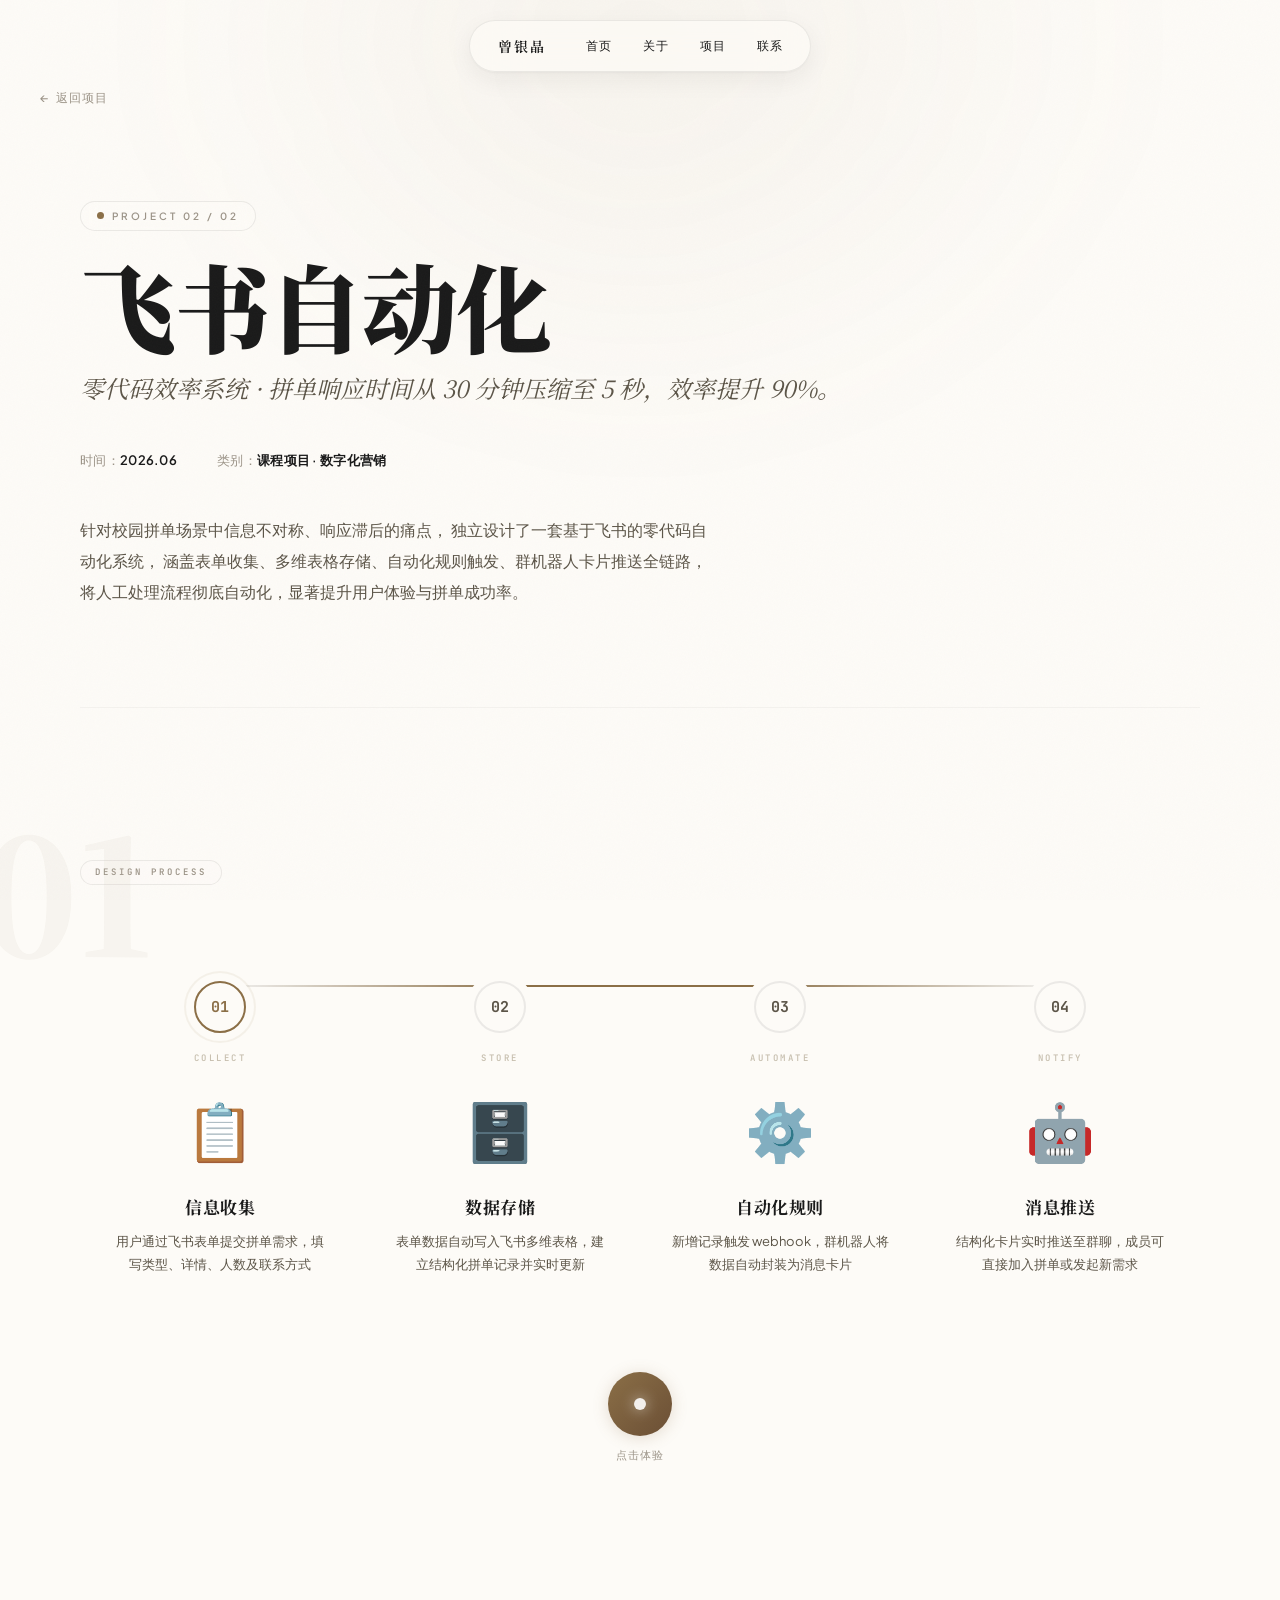
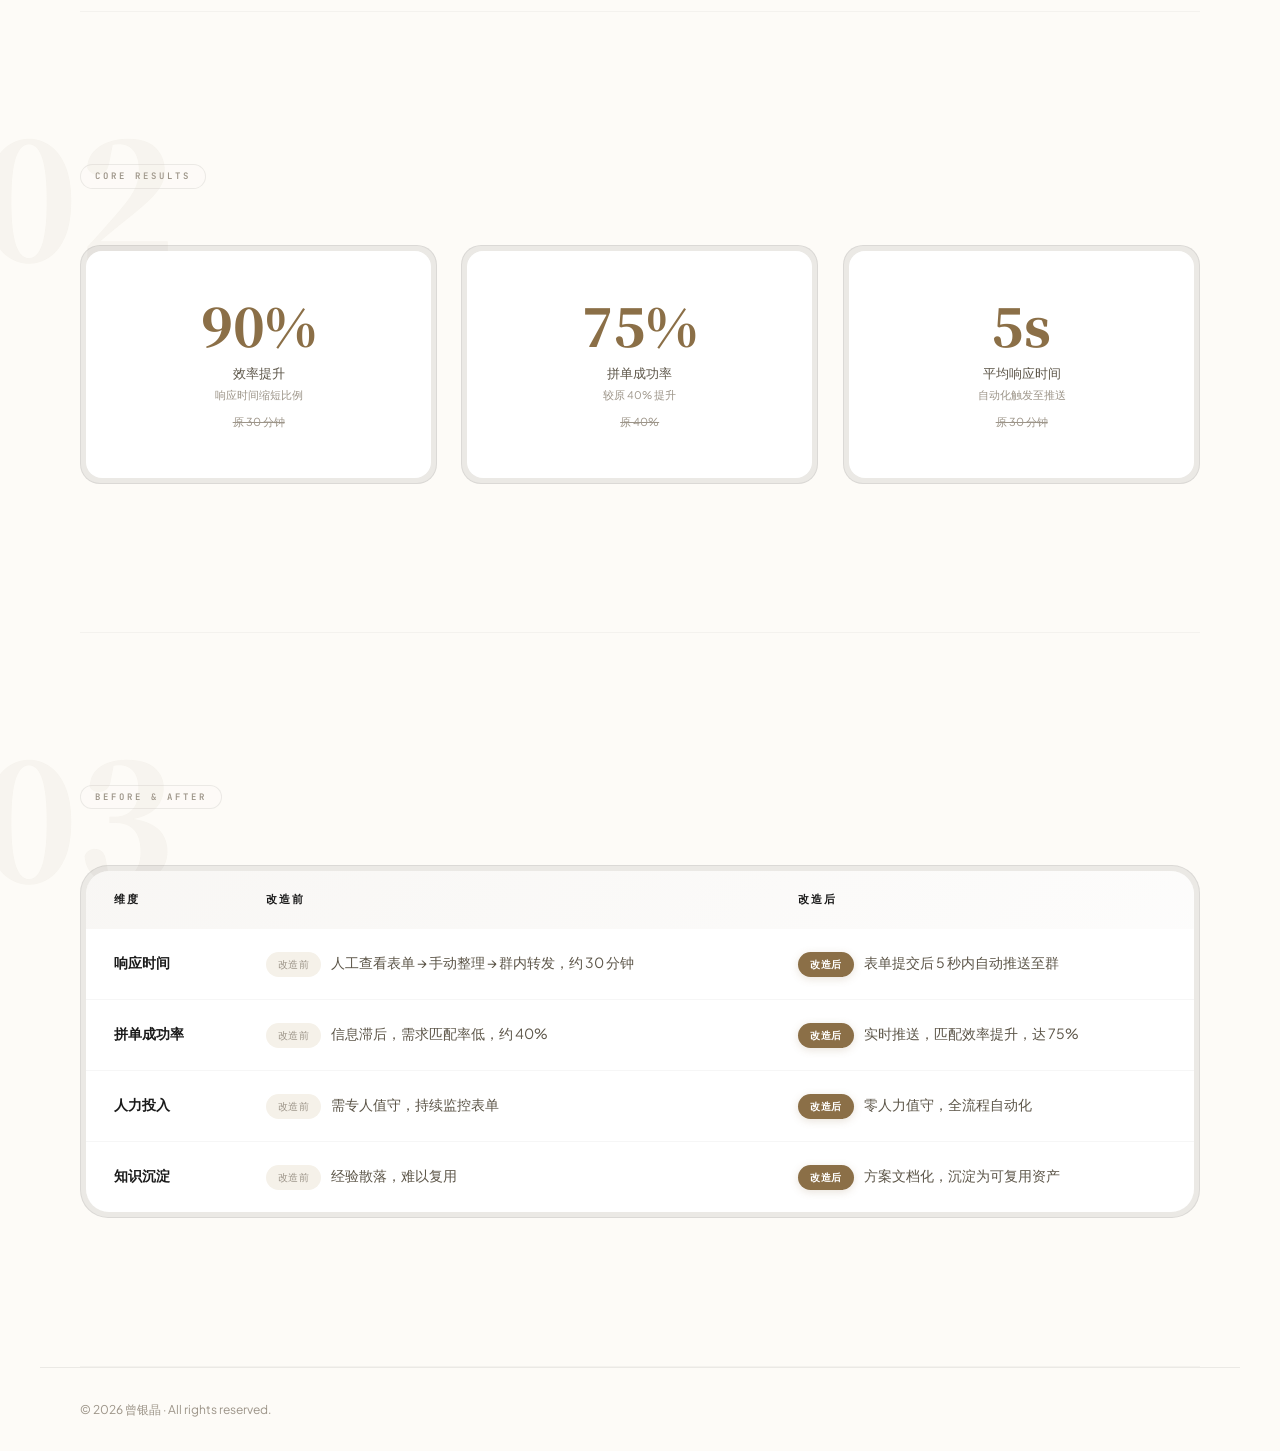
<file: feishu-project.html>
<!DOCTYPE html>
<html lang="zh-CN">
<head>
  <meta charset="UTF-8">
  <meta name="viewport" content="width=device-width, initial-scale=1.0">
  <meta http-equiv="Cache-Control" content="no-cache, no-store, must-revalidate">
  <meta http-equiv="Pragma" content="no-cache">
  <meta http-equiv="Expires" content="0">
  <title>飞书自动化 · 拼单效率提升 90% — 曾银晶</title>
  <meta name="description" content="飞书自动化项目 — 零代码系统设计方案，拼单效率提升 90%">
  <link rel="preconnect" href="https://fonts.googleapis.com">
  <link href="https://fonts.googleapis.com/css2?family=Plus+Jakarta+Sans:wght@300;400;500;600;700&family=Noto+Serif+SC:wght@400;600;700;900&family=JetBrains+Mono:wght@400;500&display=swap" rel="stylesheet">
  <style>
    *, *::before, *::after { margin: 0; padding: 0; box-sizing: border-box; }

    :root {
      --bg-primary: #FDFBF7;
      --bg-secondary: #F5F1E9;
      --text-dark: #1A1A1A;
      --text-medium: #5C5548;
      --text-light: #9C9488;
      --text-faint: #C8C0B0;
      --accent: #8B6F47;
      --accent-soft: rgba(139,111,71,0.08);
      --border: rgba(26,26,26,0.08);
      --border-hover: rgba(26,26,26,0.18);
      --font-serif: 'Noto Serif SC', serif;
      --font-sans: 'Plus Jakarta Sans', -apple-system, BlinkMacSystemFont, sans-serif;
      --font-mono: 'JetBrains Mono', monospace;
      --radius-sm: 14px;
      --radius-md: 20px;
      --radius-lg: 28px;
      --radius-pill: 100px;
      --ease-lux: cubic-bezier(0.32,0.72,0,1);
      --ease-expo: cubic-bezier(0.16,1,0.3,1);
      --ease-spring: cubic-bezier(0.23,1,0.32,1);
    }

    html { scroll-behavior: smooth; font-size: 16px; }
    body {
      font-family: var(--font-sans); background: var(--bg-primary); color: var(--text-dark);
      line-height: 1.6; overflow-x: hidden; -webkit-font-smoothing: antialiased;
      position: relative;
    }
    /* Fiber noise overlay */
    body::after {
      content: ''; position: fixed; inset: 0; z-index: 50; pointer-events: none;
      opacity: 0.025;
      background-image: url("data:image/svg+xml,%3Csvg viewBox='0 0 256 256' xmlns='http://www.w3.org/2000/svg'%3E%3Cfilter id='n'%3E%3CfeTurbulence type='fractalNoise' baseFrequency='0.75' numOctaves='4' stitchTiles='stitch'/%3E%3C/filter%3E%3Crect width='100%25' height='100%25' filter='url(%23n)'/%3E%3C/svg%3E");
      background-size: 256px 256px;
    }
    /* Radial ambient glow */
    body::before {
      content: ''; position: fixed; top: -40%; left: 50%; transform: translateX(-50%);
      width: 1000px; height: 800px; z-index: 0; pointer-events: none;
      background: radial-gradient(ellipse at center, rgba(139,111,71,0.06) 0%, transparent 70%);
      filter: blur(80px);
    }

    a { color: inherit; text-decoration: none; transition: opacity 0.4s var(--ease-lux); }
    a:hover { opacity: 0.6; }

    /* ============ SCROLL PROGRESS ============ */
    .scroll-progress {
      position: fixed; top: 0; left: 0; right: 0; height: 2px;
      background: var(--text-dark); transform-origin: left;
      transform: scaleX(0); z-index: 2000;
      transition: transform 100ms linear;
    }

    /* ============ NAVIGATION — Floating Glass Pill (Detached) ============ */
    .navbar {
      position: fixed;
      top: 20px; left: 50%;
      transform: translateX(-50%);
      z-index: 1000;
      background: rgba(253, 251, 247, 0.72);
      backdrop-filter: blur(24px) saturate(180%);
      -webkit-backdrop-filter: blur(24px) saturate(180%);
      border: 1px solid var(--border);
      border-radius: var(--radius-pill);
      padding: 10px 28px;
      height: 52px;
      display: flex; align-items: center; justify-content: space-between;
      gap: 40px;
      box-shadow: 0 1px 2px rgba(26,26,26,0.03), 0 8px 24px rgba(26,26,26,0.06);
      transition: all 0.6s var(--ease-lux);
    }
    .navbar.scrolled {
      top: 12px;
      background: rgba(253, 251, 247, 0.88);
      box-shadow: 0 1px 2px rgba(26,26,26,0.04), 0 12px 36px rgba(26,26,26,0.08);
    }

    .nav-logo {
      font-family: var(--font-serif);
      font-size: 14px; font-weight: 600;
      letter-spacing: 2px; text-transform: uppercase;
      white-space: nowrap;
    }

    .nav-links { display: flex; gap: 32px; align-items: center; }
    .nav-link {
      font-family: var(--font-sans);
      font-size: 12px; font-weight: 500;
      letter-spacing: 0.5px;
      cursor: pointer;
      transition: opacity 0.4s var(--ease-lux);
      position: relative;
      color: var(--text-dark);
    }
    .nav-link::after {
      content: '';
      position: absolute;
      bottom: -4px; left: 0; right: 0;
      height: 1px;
      background: var(--text-dark);
      transform: scaleX(0);
      transform-origin: left;
      transition: transform 0.5s var(--ease-lux);
    }
    .nav-link:hover { opacity: 1; }
    .nav-link:hover::after { transform: scaleX(1); }

    /* Mobile menu button */
    .menu-toggle {
      display: none;
      flex-direction: column; gap: 5px;
      cursor: pointer; padding: 5px;
      width: 28px; height: 22px;
      position: relative;
    }
    .menu-toggle span {
      display: block;
      width: 22px; height: 1.5px;
      background: var(--text-dark);
      position: absolute;
      left: 3px;
      transition: all 0.5s var(--ease-spring);
    }
    .menu-toggle span:nth-child(1) { top: 4px; }
    .menu-toggle span:nth-child(2) { top: 11px; }
    .menu-toggle span:nth-child(3) { top: 18px; }
    .menu-toggle.active span:nth-child(1) {
      transform: rotate(45deg);
      top: 11px;
    }
    .menu-toggle.active span:nth-child(2) {
      opacity: 0;
      transform: scaleX(0);
    }
    .menu-toggle.active span:nth-child(3) {
      transform: rotate(-45deg);
      top: 11px;
    }

    /* Mobile nav — Fullscreen glass overlay with staggered reveal */
    .mobile-nav {
      opacity: 0;
      pointer-events: none;
      position: fixed;
      inset: 0;
      background: rgba(253, 251, 247, 0.92);
      backdrop-filter: blur(40px) saturate(180%);
      -webkit-backdrop-filter: blur(40px) saturate(180%);
      z-index: 999;
      flex-direction: column;
      align-items: center; justify-content: flex-start;
      padding-top: 100px;
      gap: 0;
      transition: opacity 0.6s var(--ease-lux);
    }
    .mobile-nav.show {
      opacity: 1;
      pointer-events: auto;
      display: flex;
    }
    .mobile-nav a {
      font-family: var(--font-serif);
      font-size: 32px; font-weight: 600;
      padding: 20px 0;
      opacity: 0;
      transform: translateY(48px);
      transition: opacity 0.7s var(--ease-expo), transform 0.7s var(--ease-expo);
    }
    .mobile-nav.show a {
      opacity: 1;
      transform: translateY(0);
    }
    .mobile-nav.show a:nth-child(1) { transition-delay: 100ms; }
    .mobile-nav.show a:nth-child(2) { transition-delay: 180ms; }
    .mobile-nav.show a:nth-child(3) { transition-delay: 260ms; }
    .mobile-nav.show a:nth-child(4) { transition-delay: 340ms; }

    /* ============ BACK LINK ============ */
    .back-link {
      position: fixed; top: 88px; left: 40px; z-index: 900;
      font-size: 12px; font-weight: 500; letter-spacing: 1px;
      color: var(--text-light); display: flex; align-items: center; gap: 6px;
      transition: color 0.35s var(--ease-lux);
    }
    .back-link:hover { color: var(--text-dark); opacity: 1; }

    /* ============ HERO ============ */
    .project-hero { padding: 200px 40px 100px; max-width: 1200px; margin: 0 auto; position: relative; z-index: 10; }
    .project-eyebrow {
      display: inline-flex; align-items: center; gap: 8px;
      padding: 6px 16px; border: 1px solid var(--border); border-radius: var(--radius-pill);
      font-size: 10px; font-weight: 600; letter-spacing: 3px; color: var(--text-light);
      text-transform: uppercase; margin-bottom: 28px;
      background: rgba(253,251,247,0.5); backdrop-filter: blur(8px);
      transition: all 0.4s var(--ease-lux);
    }
    .project-eyebrow:hover { border-color: var(--accent); color: var(--accent); background: var(--accent-soft); }
    .eyebrow-dot { width: 7px; height: 7px; background: var(--accent); border-radius: 50%; animation: dotPulse 2.4s ease-in-out infinite; }
    @keyframes dotPulse {
      0%, 100% { transform: scale(1); opacity: 1; }
      50% { transform: scale(1.8); opacity: 0.5; }
    }
    .project-hero-title {
      font-family: var(--font-serif); font-size: clamp(48px, 9vw, 96px); font-weight: 900;
      line-height: 0.95; letter-spacing: -2px; margin-bottom: 20px;
    }
    .project-hero-subtitle {
      font-family: var(--font-serif); font-size: clamp(18px, 2.5vw, 24px);
      font-weight: 400; font-style: italic; color: var(--text-medium); margin-bottom: 44px;
      white-space: nowrap; line-height: 1.5;
    }
    .project-hero-meta { display: flex; gap: 40px; margin-bottom: 44px; flex-wrap: wrap; }
    .meta-item { font-size: 13px; color: var(--text-light); letter-spacing: 0.3px; }
    .meta-item strong { color: var(--text-dark); font-weight: 600; }
    .project-hero-desc {
      max-width: 640px; font-size: 15.5px; line-height: 2; color: var(--text-medium);
    }

    /* ============ SECTION DIVIDER ============ */
    .section-divider { border: none; border-top: 1px solid var(--border); margin: 0 auto; width: calc(100% - 80px); max-width: 1120px; opacity: 0.5; }

    /* ============ SECTIONS ============ */
    .detail-section { padding: 148px 40px; max-width: 1200px; margin: 0 auto; position: relative; z-index: 10; }
    .section-chip {
      display: inline-flex; align-items: center; gap: 7px;
      padding: 4px 14px; border: 1px solid var(--border); border-radius: var(--radius-pill);
      font-family: var(--font-mono); font-size: 9px; font-weight: 600;
      letter-spacing: 3px; color: var(--text-light); margin-bottom: 56px;
      text-transform: uppercase; background: rgba(253,251,247,0.6);
    }
    .section-number {
      position: absolute; top: 100px; left: -60px; font-family: var(--font-serif);
      font-size: clamp(80px, 14vw, 160px); font-weight: 900; color: var(--text-faint);
      opacity: 0.12; line-height: 1; pointer-events: none; z-index: 0;
      transition: opacity 0.8s var(--ease-lux);
    }

    /* Double-Bezel data cards */
    .data-grid { display: grid; grid-template-columns: repeat(3, 1fr); gap: 24px; margin-top: 0; }
    .data-grid .fade-up:nth-child(1) { transition-delay: 0ms; }
    .data-grid .fade-up:nth-child(2) { transition-delay: 100ms; }
    .data-grid .fade-up:nth-child(3) { transition-delay: 200ms; }
    .data-shell {
      padding: 5px; border: 1px solid var(--border); border-radius: var(--radius-md);
      background: var(--border); 
      transition: transform 0.6s var(--ease-lux), box-shadow 0.6s var(--ease-lux), border-color 0.5s var(--ease-lux);
    }
    .data-shell:hover { 
      transform: translateY(-6px); 
      box-shadow: 0 24px 60px rgba(0,0,0,0.06), 0 0 0 1px rgba(139,111,71,0.12);
      border-color: rgba(139,111,71,0.25);
    }
    .data-shell:active { transform: translateY(-2px) scale(0.99); }
    .data-core {
      background: white; border-radius: 16px; padding: 48px 32px; text-align: center;
      box-shadow: inset 0 1px 1px rgba(255,255,255,0.3);
      transition: transform 0.6s var(--ease-lux);
    }
    .data-shell:hover .data-core { transform: scale(1.02); }
    .data-number { 
      font-family: var(--font-serif); font-size: 52px; font-weight: 900; 
      color: var(--accent); line-height: 1; margin-bottom: 4px;
      transition: transform 0.5s var(--ease-spring), color 0.5s var(--ease-lux);
    }
    .data-shell:hover .data-number { transform: scale(1.06); color: #6B4F35; }
    .data-label { font-size: 13px; color: var(--text-medium); margin-top: 12px; line-height: 1.6; }
    .data-before { font-size: 11px; color: var(--text-light); margin-top: 8px; text-decoration: line-through; }

    /* Process Flow — Horizontal Grid */
    .flow-chart {
      display: grid;
      grid-template-columns: repeat(4, 1fr);
      gap: 0;
      position: relative;
      padding: 20px 0;
    }
    /* Connecting line through step numbers */
    .flow-chart::after {
      content: '';
      position: absolute;
      top: 44px;
      left: calc(12.5% + 24px);
      right: calc(12.5% + 24px);
      height: 2px;
      background: linear-gradient(to right,
        var(--border) 0%, var(--accent) 35%, var(--accent) 65%, var(--border) 100%);
      z-index: 0;
      border-radius: 1px;
    }
    .flow-node {
      position: relative;
      z-index: 1;
      padding: 90px 20px 32px;
      text-align: center;
      background: transparent;
      border: none;
      border-radius: 0;
      box-shadow: none;
      transition: transform 0.45s var(--ease-lux);
    }
    .flow-node:hover {
      transform: translateY(-6px);
    }
    .flow-node-num {
      position: absolute;
      top: 20px;
      left: 50%;
      transform: translateX(-50%);
      width: 52px;
      height: 52px;
      border-radius: 50%;
      background: var(--bg-primary);
      border: 2.5px solid var(--border);
      display: flex;
      align-items: center;
      justify-content: center;
      font-family: var(--font-mono);
      font-size: 15px;
      font-weight: 700;
      color: var(--text-medium);
      z-index: 2;
      transition: all 0.45s var(--ease-lux);
      box-shadow: 0 0 0 8px var(--bg-primary);
    }
    /* Step line label */
    .flow-node-label {
      display: block;
      font-family: var(--font-mono);
      font-size: 9px;
      font-weight: 600;
      letter-spacing: 2.5px;
      color: var(--text-faint);
      text-transform: uppercase;
      margin-bottom: 20px;
      transition: color 0.45s var(--ease-lux);
    }
    .flow-node:hover .flow-node-label { color: var(--accent); }
    .flow-node-icon {
      font-size: 56px;
      margin-bottom: 18px;
      display: block;
      transition: transform 0.5s var(--ease-spring);
    }
    .flow-node:hover .flow-node-icon { transform: scale(1.08); }
    .flow-node-title {
      font-family: var(--font-serif);
      font-size: 17px;
      font-weight: 700;
      margin-bottom: 10px;
      letter-spacing: 0.5px;
    }
    .flow-node-desc {
      font-size: 13px;
      color: var(--text-medium);
      line-height: 1.75;
      max-width: 220px;
      margin: 0 auto;
    }
    .flow-arrow { 
      display: none;
    }
    .flow-cascade-dot {
      display: none;
    }

    /* Comparison table — editorial magazine spread */
    .comparison-shell {
      padding: 5px; border: 1px solid var(--border); border-radius: var(--radius-lg);
      background: var(--border); overflow: hidden;
    }
    .comparison-core {
      background: white; border-radius: 23px; overflow: hidden;
      box-shadow: inset 0 1px 1px rgba(255,255,255,0.3);
    }
    .comparison-table { width: 100%; border-collapse: collapse; }
    .comparison-table thead tr { background: linear-gradient(135deg, rgba(139,111,71,0.06) 0%, rgba(139,111,71,0.02) 100%); }
    .comparison-table th {
      font-family: var(--font-mono); font-size: 11px; font-weight: 600; letter-spacing: 2px;
      color: var(--text-dark); padding: 20px 24px; text-align: left;
      text-transform: uppercase;
    }
    .comparison-table th:first-child { padding-left: 28px; }
    .comparison-table td { 
      padding: 22px 24px; font-size: 14px; color: var(--text-medium); 
      border-bottom: 1px solid rgba(26,26,26,0.04); 
      vertical-align: top; line-height: 1.7;
    }
    .comparison-table td:first-child { padding-left: 28px; font-weight: 600; color: var(--text-dark); }
    .comparison-table tbody tr { transition: background 0.4s var(--ease-lux); }
    .comparison-table tbody tr:hover { background: rgba(253,251,247,0.6); }
    .comparison-table tbody tr:last-child td { border-bottom: none; }
    .tag-before { 
      display: inline-block; font-size: 10px; padding: 4px 12px; 
      background: #F5F1E9; color: var(--text-light); border-radius: var(--radius-pill); 
      margin-right: 8px; font-weight: 500; letter-spacing: 0.5px;
    }
    .tag-after { 
      display: inline-block; font-size: 10px; padding: 4px 12px; 
      background: var(--accent); color: white; border-radius: var(--radius-pill); 
      margin-right: 8px; font-weight: 600; letter-spacing: 0.5px;
      box-shadow: 0 2px 8px rgba(139,111,71,0.2);
    }

    /* Take-away box (Double-Bezel) */
    .takeaway-shell {
      margin-top: 64px; max-width: 900px; padding: 6px;
      border: 1px solid rgba(139,111,71,0.15); border-radius: var(--radius-lg);
      background: rgba(139,111,71,0.04);
    }
    .takeaway-core {
      background: linear-gradient(135deg, #8B6F47 0%, #6B4F35 100%);
      border-radius: 22px; padding: 52px 44px; color: white;
      box-shadow: inset 0 1px 1px rgba(255,255,255,0.1);
    }
    .takeaway-core h4 { font-family: var(--font-serif); font-size: 22px; font-weight: 700; margin-bottom: 16px; }
    .takeaway-core p { font-size: 13.5px; line-height: 1.9; opacity: 0.9; }
    .takeaway-core strong { color: white; }

    /* ============ FOOTER ============ */
    footer {
      border-top: 1px solid var(--border); padding: 32px 40px;
      display: flex; justify-content: space-between; align-items: center;
      font-size: 12px; color: var(--text-light); max-width: 1200px;
      margin: 0 auto; position: relative; z-index: 10;
    }
    .footer-links { display: flex; gap: 24px; }
    .footer-links a { color: var(--text-medium); transition: opacity 0.35s var(--ease-lux); font-size: 12px; }
    .footer-links a:hover { opacity: 0.6; }

    /* ============ SCROLL REVEAL ============ */
    .fade-up {
      opacity: 0; transform: translateY(40px); filter: blur(8px);
      transition: opacity 0.8s var(--ease-expo), transform 0.8s var(--ease-expo), filter 0.8s var(--ease-expo);
      will-change: transform, opacity, filter;
    }
    .fade-up.visible { opacity: 1; transform: translateY(0); filter: blur(0); }

    /* ============ RESPONSIVE ============ */
    @media (max-width: 900px) {
      .nav-links { display: none; }
      .menu-toggle { display: flex; }
      .navbar { padding: 8px 20px; gap: 20px; top: 12px; }
      .back-link { left: 18px; top: 78px; }
      .project-hero { padding: 150px 20px 56px; }
      .detail-section { padding: 80px 20px; }
      .section-divider { width: calc(100% - 40px); }
      .section-number { left: 10px; top: 60px; font-size: 60px; opacity: 0.06; }
      .data-grid { grid-template-columns: 1fr; gap: 16px; }
      .data-grid .fade-up:nth-child(1),
      .data-grid .fade-up:nth-child(2),
      .data-grid .fade-up:nth-child(3) { transition-delay: 0ms; }
      .flow-chart { grid-template-columns: repeat(2, 1fr); gap: 24px 12px; padding: 20px 0; }
      .flow-chart::after { display: none; }
      .flow-node { padding: 70px 12px 24px; }
      .flow-node-num { width: 42px; height: 42px; font-size: 13px; top: 16px; }
      .flow-node-icon { font-size: 44px; }
      .comparison-table { font-size: 12px; }
      .comparison-table th, .comparison-table td { padding: 14px 12px; }
      .comparison-table td:first-child, .comparison-table th:first-child { padding-left: 16px; }
      footer { flex-direction: column; gap: 12px; text-align: center; padding: 22px; }
    }
    @media (max-width: 560px) {
      .project-hero-title { letter-spacing: -0.5px; }
      .project-hero-meta { gap: 16px; }
      .project-hero-subtitle { white-space: normal; }
      .takeaway-core { padding: 36px 24px; }
      .section-number { display: none; }
      .data-shell:hover { transform: translateY(-2px); }
      .data-shell:hover .data-core { transform: none; }
      .data-shell:hover .data-number { transform: none; }
      .flow-chart { grid-template-columns: repeat(2, 1fr); gap: 10px; padding: 12px 0; }
      .flow-chart::after { display: none; }
      .flow-node { padding: 38px 14px 16px; text-align: center; border-radius: 14px; position: relative; }
      .flow-node-num { position: absolute; left: 50%; top: -18px; transform: translateX(-50%); width: 36px; height: 36px; font-size: 12px; }
      .flow-node-label { margin-bottom: 4px; font-size: 8px; letter-spacing: 2px; }
      .flow-node-icon { font-size: 28px; margin-bottom: 4px; display: block; }
      .flow-node-desc { max-width: 100%; font-size: 12px; line-height: 1.55; }
      .flow-node-title { margin-bottom: 2px; font-size: 14px; }
      .flow-actions { flex-direction: row; justify-content: center; margin-top: 20px; gap: 20px; }
      .btn-flow-action { width: 56px; height: 56px; }
      .btn-flow-primary .btn-flow-dot { width: 10px; height: 10px; }
      .btn-flow-reset { font-size: 18px; }

      .comparison-table, .comparison-table thead, .comparison-table tbody,
      .comparison-table th, .comparison-table td, .comparison-table tr { display: block; }
      .comparison-table thead { display: none; }
      .comparison-table tbody tr {
        padding: 16px 16px 14px; border-bottom: 1px solid rgba(26,26,26,0.06);
      }
      .comparison-table tbody tr:last-child { border-bottom: none; }
      .comparison-table td {
        padding: 4px 0; font-size: 12.5px; line-height: 1.65; border-bottom: none;
      }
      .comparison-table td:first-child {
        padding-left: 0; font-size: 13px; font-weight: 700; margin-bottom: 4px;
      }
      .tag-before, .tag-after { font-size: 9px; padding: 3px 10px; margin-right: 6px; }

      /* Fix datetime-local overflow on mobile */
      .form-datetime { min-width: 0; width: 100%; max-width: 100%; font-size: 10px; padding: 9px 4px; letter-spacing: -0.3px; }
      .form-modal { width: calc(100% - 8px); max-width: 100%; }
      .form-modal-inner { padding: 16px 8px 14px; border-radius: 16px; }
      .form-row { grid-template-columns: 1fr; gap: 8px; }
      .form-actions { flex-direction: column; }
    }

    /* ============ FORM MODAL ============ */
    .form-modal-overlay {
      position: fixed; inset: 0; z-index: 3000; display: flex; align-items: center; justify-content: center;
      background: rgba(26,26,26,0.35); backdrop-filter: blur(6px);
      -webkit-backdrop-filter: blur(6px);
      opacity: 0; pointer-events: none;
      transition: opacity 0.4s var(--ease-expo);
    }
    .form-modal-overlay.active { opacity: 1; pointer-events: auto; }
    .form-modal {
      background: transparent; padding: 5px; border: 1px solid var(--border);
      border-radius: var(--radius-lg); max-width: 480px; width: calc(100% - 40px);
      background: var(--border);
      box-shadow: 0 32px 96px rgba(0,0,0,0.14), 0 0 0 1px rgba(26,26,26,0.04);
      transform: translateY(20px) scale(0.97);
      transition: transform 0.5s var(--ease-spring);
    }
    .form-modal-overlay.active .form-modal { transform: translateY(0) scale(1); }
    .form-modal-inner {
      background: white; border-radius: 23px; padding: 24px 28px 20px;
      box-shadow: inset 0 1px 1px rgba(255,255,255,0.4);
    }
    .form-modal-header {
      display: flex; justify-content: space-between; align-items: center; margin-bottom: 14px;
    }
    .form-modal-title { font-family: var(--font-serif); font-size: 18px; font-weight: 700; }
    .form-modal-close {
      width: 32px; height: 32px; border: 1px solid var(--border); border-radius: 50%;
      background: none; cursor: pointer; font-size: 14px; color: var(--text-light);
      display: flex; align-items: center; justify-content: center;
      transition: all 0.3s var(--ease-lux);
    }
    .form-modal-close:hover { background: var(--text-dark); color: white; border-color: var(--text-dark); }
    .form-group { margin-bottom: 8px; }
    .form-label {
      display: block; font-size: 10px; font-weight: 600; letter-spacing: 1.5px;
      color: var(--text-medium); margin-bottom: 4px; text-transform: uppercase;
    }
    .form-required { color: #E05050; margin-left: 2px; }
    .form-input, .form-select, .form-datetime {
      width: 100%; padding: 10px 14px; border: 1px solid var(--border); border-radius: var(--radius-sm);
      font-family: var(--font-sans); font-size: 13px; color: var(--text-dark);
      background: var(--bg-primary); outline: none;
      transition: border-color 0.3s var(--ease-lux), box-shadow 0.3s var(--ease-lux);
    }
    .form-input:focus, .form-select:focus, .form-datetime:focus {
      border-color: var(--accent); box-shadow: 0 0 0 3px var(--accent-soft);
    }
    .form-input::placeholder { color: var(--text-faint); }
    .form-select { cursor: pointer; appearance: none; background-image: url("data:image/svg+xml,%3Csvg xmlns='http://www.w3.org/2000/svg' width='12' height='12' viewBox='0 0 12 12'%3E%3Cpath d='M3 5l3 3 3-3' fill='none' stroke='%239C9488' stroke-width='1.5'/%3E%3C/svg%3E"); background-repeat: no-repeat; background-position: right 14px center; padding-right: 40px; }
    .form-readonly { background: var(--bg-secondary); color: var(--text-light); cursor: not-allowed; }
    .form-row { display: grid; grid-template-columns: 1fr 1fr; gap: 12px; }
    .form-row-stack { grid-template-columns: 1fr; gap: 6px; }
    .form-row-stack .form-group { margin-bottom: 0; }
    .form-actions { display: flex; gap: 10px; margin-top: 14px; }
    .btn-clear {
      flex: 1; padding: 11px 20px; border: 1px solid var(--border); border-radius: var(--radius-pill);
      background: white; font-family: var(--font-sans); font-size: 12px; font-weight: 600;
      color: var(--text-medium); cursor: pointer; transition: all 0.35s var(--ease-lux);
      letter-spacing: 0.5px;
    }
    .btn-clear:hover { background: #fff0f0; border-color: #E05050; color: #E05050; }
    .btn-submit {
      flex: 1.5; padding: 11px 20px; border: none; border-radius: var(--radius-pill);
      background: linear-gradient(135deg, #8B6F47 0%, #6B4F35 100%);
      font-family: var(--font-sans); font-size: 12px; font-weight: 600;
      color: white; cursor: pointer; transition: all 0.35s var(--ease-lux);
      letter-spacing: 0.5px;
    }
    .btn-submit:hover { opacity: 0.9; transform: translateY(-1px); box-shadow: 0 4px 16px rgba(139,111,71,0.25); }

    /* Flow node active state */
    .flow-node.flow-active .flow-node-num {
      background: var(--accent);
      border-color: var(--accent);
      color: white;
      box-shadow: 0 0 0 10px rgba(139,111,71,0.12), 0 0 0 8px var(--bg-primary);
    }
    .flow-node.flow-active .flow-node-label { color: var(--accent); }
    .flow-node.flow-active .flow-node-icon { animation: popIn 0.4s var(--ease-spring); }
    @keyframes popIn {
      0% { transform: scale(0.8); opacity: 0.5; }
      60% { transform: scale(1.15); }
      100% { transform: scale(1); opacity: 1; }
    }

    /* Clickable flow node */
    .flow-node-clickable { cursor: pointer; }
    .flow-node-clickable .flow-node-num {
      border-color: var(--accent);
      color: var(--accent);
      box-shadow: 0 0 0 8px var(--bg-primary), 0 0 0 10px rgba(139,111,71,0.08);
    }
    .flow-node-clickable:hover .flow-node-num {
      border-color: var(--text-dark);
      color: var(--text-dark);
      box-shadow: 0 0 0 8px var(--bg-primary), 0 0 0 10px rgba(26,26,26,0.08);
    }

    /* 4th node — reopen message card after close */
    .flow-node-reopen { cursor: pointer; }
    .flow-node-reopen .flow-node-icon {
      transition: transform 0.3s var(--ease-lux);
    }
    .flow-node-reopen:hover .flow-node-icon {
      transform: scale(1.12) rotate(5deg);
    }
    .flow-node-reopen .flow-node-num {
      border-color: rgba(139,111,71,0.4);
      color: var(--accent);
      box-shadow: 0 0 0 8px var(--bg-primary), 0 0 0 10px rgba(139,111,71,0.06);
    }
    .flow-node-reopen:hover .flow-node-num {
      border-color: var(--accent);
      background: rgba(139,111,71,0.06);
    }

    /* ============================================
       FLOW ACTION BUTTONS — below process cards
       ============================================ */
    .flow-actions {
      display: flex;
      gap: 24px;
      justify-content: center;
      margin-top: 44px;
    }
    .flow-action-item {
      display: flex;
      flex-direction: column;
      align-items: center;
      gap: 10px;
    }
    .flow-action-label {
      font-family: var(--font-sans);
      font-size: 11px;
      font-weight: 500;
      color: var(--text-light);
      letter-spacing: 1px;
      text-align: center;
    }
    .btn-flow-action {
      display: inline-flex;
      align-items: center;
      justify-content: center;
      width: 64px;
      height: 64px;
      border-radius: 50%;
      border: none;
      font-family: var(--font-sans);
      font-size: 13px;
      font-weight: 600;
      letter-spacing: 1px;
      cursor: pointer;
      transition: all 0.45s var(--ease-lux);
      flex-shrink: 0;
    }
    .btn-flow-primary {
      background: linear-gradient(135deg, #8B6F47 0%, #6B4F35 100%);
      color: white;
      box-shadow: 0 2px 16px rgba(139,111,71,0.22);
    }
    .btn-flow-primary:hover {
      transform: translateY(-2px) scale(1.05);
      box-shadow: 0 6px 28px rgba(139,111,71,0.32);
    }
    .btn-flow-primary:active {
      transform: translateY(0) scale(0.95);
      transition: transform 0.1s;
    }
    .btn-flow-dot {
      display: inline-block;
      width: 12px;
      height: 12px;
      border-radius: 50%;
      background: rgba(255,255,255,0.9);
      box-shadow: 0 0 14px rgba(255,255,255,0.6);
      animation: pulseDot 1.8s ease-in-out infinite;
    }
    @keyframes pulseDot {
      0%, 100% { opacity: 0.6; transform: scale(1); }
      50% { opacity: 1; transform: scale(1.4); }
    }
    .btn-flow-reset {
      background: var(--bg-primary);
      border: 1.5px solid var(--border);
      color: var(--text-medium);
      font-size: 20px;
      font-weight: 400;
    }
    .btn-flow-reset:hover {
      border-color: var(--text-dark);
      color: var(--text-dark);
      background: var(--bg-warm);
      transform: translateY(-2px) scale(1.05);
    }
    .btn-flow-reset:active {
      transform: translateY(0) scale(0.95);
      transition: transform 0.1s;
    }
    .btn-flow-arrow {
      display: none;
      font-size: 20px;
      line-height: 1;
    }
    .btn-flow-reset .btn-flow-arrow {
      display: inline-block;
    }
    .btn-flow-reset .btn-flow-dot {
      display: none;
    }

    /* Message card overlay */
    .msg-card-overlay {
      position: fixed; inset: 0; z-index: 3100; display: flex; align-items: center; justify-content: center;
      background: rgba(26,26,26,0.35); backdrop-filter: blur(6px);
      -webkit-backdrop-filter: blur(6px);
      opacity: 0; pointer-events: none;
      transition: opacity 0.5s var(--ease-expo);
    }
    .msg-card-overlay.active { opacity: 1; pointer-events: auto; }
    .msg-card {
      background: white;
      border-radius: 20px;
      max-width: 440px;
      width: calc(100% - 40px);
      transform: translateY(30px) scale(0.96);
      transition: transform 0.6s var(--ease-spring);
      box-shadow: 0 32px 96px rgba(0,0,0,0.16), 0 8px 32px rgba(0,0,0,0.08);
    }
    .msg-card-overlay.active .msg-card { transform: translateY(0) scale(1); }
    /* Header */
    .msg-card-header {
      background: linear-gradient(135deg, #8B6F47 0%, #6B4F35 100%);
      padding: 16px 20px;
      display: flex; align-items: center; gap: 12px;
      position: relative;
    }
    .msg-card-close {
      position: absolute; top: 12px; right: 14px;
      width: 28px; height: 28px; border-radius: 50%;
      border: 1px solid rgba(255,255,255,0.3);
      background: rgba(255,255,255,0.1);
      color: white; font-size: 14px; cursor: pointer;
      display: flex; align-items: center; justify-content: center;
      transition: all 0.3s;
      line-height: 1;
    }
    .msg-card-close:hover { background: rgba(255,255,255,0.25); border-color: rgba(255,255,255,0.6); }
    .msg-card-bot-avatar {
      width: 36px; height: 36px; border-radius: 10px;
      background: rgba(255,255,255,0.18);
      display: flex; align-items: center; justify-content: center;
      font-size: 18px;
      backdrop-filter: blur(4px);
    }
    .msg-card-bot-info { color: white; }
    .msg-card-bot-name { font-size: 13px; font-weight: 600; line-height: 1.3; }
    .msg-card-bot-sub { font-size: 10px; opacity: 0.7; }
    /* Body */
    .msg-card-body { padding: 20px 20px 16px; }
    /* Order banner */
    .msg-card-order-banner {
      display: flex; align-items: center; gap: 10px;
      margin-bottom: 14px; padding-bottom: 12px;
      border-bottom: 1px solid var(--border);
    }
    .msg-card-order-icon { font-size: 24px; line-height: 1; }
    .msg-card-order-title {
      font-family: var(--font-serif); font-size: 16px; font-weight: 700;
      color: var(--text-dark); line-height: 1.3;
    }
    .msg-card-order-badge {
      display: inline-block; margin-top: 2px;
      font-family: var(--font-sans); font-size: 9px; font-weight: 600;
      padding: 2px 8px; border-radius: 5px;
      background: rgba(139,111,71,0.08); color: var(--accent);
      letter-spacing: 1px;
    }
    /* Detail highlight box */
    .msg-card-detail-box {
      background: var(--bg-secondary);
      border-radius: 12px;
      padding: 12px 14px;
      margin-bottom: 10px;
    }
    .msg-card-detail-box .msg-card-detail-type {
      font-size: 9px; font-weight: 600; color: var(--accent);
      letter-spacing: 1.5px; text-transform: uppercase; margin-bottom: 3px;
    }
    .msg-card-detail-box .msg-card-detail-text {
      font-size: 13px; font-weight: 600; color: var(--text-dark); line-height: 1.35;
    }
    /* Info rows in a clean grid */
    .msg-card-info-grid {
      display: grid; grid-template-columns: 1fr 1fr;
      gap: 8px 16px; margin-bottom: 4px;
    }
    .msg-card-info-item {
      display: flex; flex-direction: column; gap: 1px;
    }
    .msg-card-info-label {
      font-size: 9px; font-weight: 600; letter-spacing: 1.2px;
      color: var(--text-light); text-transform: uppercase;
    }
    .msg-card-info-value {
      font-size: 12px; font-weight: 500; color: var(--text-dark);
    }
    .msg-card-info-value.highlight { color: var(--accent); font-weight: 600; }
    /* Footer actions */
    .msg-card-footer {
      padding: 14px 20px 20px;
      display: flex; flex-direction: column; gap: 8px;
    }
    .msg-card-actions-row {
      display: flex; gap: 8px;
    }
    .btn-msg-primary {
      flex: 1; padding: 11px 16px; border: none; border-radius: 12px;
      background: linear-gradient(135deg, #8B6F47 0%, #6B4F35 100%);
      font-family: var(--font-sans); font-size: 13px; font-weight: 600;
      color: white; cursor: pointer; letter-spacing: 0.5px;
      transition: all 0.35s var(--ease-lux);
    }
    .btn-msg-primary:hover { opacity: 0.92; transform: translateY(-1px); box-shadow: 0 4px 20px rgba(139,111,71,0.3); }
    .btn-msg-primary.joined { background: #C8C0B0; pointer-events: none; opacity: 0.7; }
    .btn-msg-secondary {
      flex: 1; padding: 11px 16px; border: 1px solid var(--border); border-radius: 12px;
      background: white; font-family: var(--font-sans); font-size: 13px; font-weight: 600;
      color: var(--text-dark); cursor: pointer; letter-spacing: 0.5px;
      transition: all 0.35s var(--ease-lux);
    }
    .btn-msg-secondary:hover { background: var(--bg-secondary); border-color: var(--accent); }
    .btn-msg-reset {
      padding: 6px; border: none; background: transparent;
      font-size: 11px; color: var(--text-light); cursor: pointer;
      text-align: center; letter-spacing: 0.5px;
      transition: color 0.3s;
    }
    .btn-msg-reset:hover { color: var(--text-medium); }
    /* Join confirmation line */
    .join-confirm {
      margin-top: 8px; padding: 8px 12px;
      background: #F9F7F3; border-radius: 8px;
      font-size: 11px; color: var(--accent);
      border: 1px solid rgba(139,111,71,0.12);
    }

    /* Join success banner — prominent success notification */
    .join-success-banner {
      margin-top: 10px; padding: 12px 14px;
      background: linear-gradient(135deg, #F9F7F3 0%, #F3EFE7 100%);
      border: 1px solid rgba(139,111,71,0.16);
      border-radius: 12px;
      text-align: center;
      animation: successIn 0.5s var(--ease-spring);
    }
    @keyframes successIn {
      0% { opacity: 0; transform: translateY(10px) scale(0.95); }
      100% { opacity: 1; transform: translateY(0) scale(1); }
    }
    .join-success-icon {
      display: block;
      font-size: 24px;
      margin-bottom: 4px;
      animation: successBounce 0.6s var(--ease-spring) 0.15s both;
    }
    @keyframes successBounce {
      0% { transform: scale(0); }
      55% { transform: scale(1.25); }
      100% { transform: scale(1); }
    }
    .join-success-title {
      font-family: var(--font-serif);
      font-size: 13px;
      font-weight: 700;
      color: var(--accent);
      margin-bottom: 6px;
      letter-spacing: 0.5px;
    }
    .join-success-info {
      display: flex;
      flex-direction: column;
      gap: 4px;
      text-align: left;
    }
    .join-success-row {
      display: flex;
      align-items: center;
      gap: 6px;
      padding: 5px 10px;
      background: rgba(255,255,255,0.7);
      border-radius: 7px;
      font-size: 11px;
    }
    .join-success-row-icon {
      font-size: 14px;
      flex-shrink: 0;
    }
    .join-success-row-label {
      color: var(--text-light);
      font-size: 9px;
      margin-bottom: 0;
    }
    .join-success-row-value {
      color: var(--text-dark);
      font-weight: 600;
      font-size: 12px;
    }
  </style>
</head>
<body>

  <div class="scroll-progress" id="scrollProgress"></div>

  <!-- ============ NAVIGATION — Floating Glass Pill ============ -->
  <nav class="navbar" id="navbar">
    <div class="nav-logo">曾银晶</div>

    <div class="nav-links">
      <a href="index.html#hero" class="nav-link">首页</a>
      <a href="index.html#about" class="nav-link">关于</a>
      <a href="index.html#projects" class="nav-link">项目</a>
      <a href="index.html#contact" class="nav-link">联系</a>
    </div>

    <!-- Mobile hamburger — X morph -->
    <div class="menu-toggle" id="menuToggle" onclick="toggleMobileNav()">
      <span></span><span></span><span></span>
    </div>
  </nav>

  <!-- Mobile navigation — Fullscreen glass overlay -->
  <div class="mobile-nav" id="mobileNav">
    <a href="index.html#hero" onclick="closeMobileNav()">首页</a>
    <a href="index.html#about" onclick="closeMobileNav()">关于</a>
    <a href="index.html#projects" onclick="closeMobileNav()">项目</a>
    <a href="index.html#contact" onclick="closeMobileNav()">联系</a>
  </div>

  <a href="index.html#projects" class="back-link"><span>←</span> 返回项目</a>

  <!-- ============ HERO ============ -->
  <section class="project-hero">
    <span class="project-eyebrow"><span class="eyebrow-dot"></span>Project 02 / 02</span>
    <h1 class="project-hero-title">飞书自动化</h1>
    <p class="project-hero-subtitle">零代码效率系统 · 拼单响应时间从 30 分钟压缩至 5 秒，效率提升 90%。</p>
    <div class="project-hero-meta">
      <div class="meta-item">时间：<strong>2026.06</strong></div>
      <div class="meta-item">类别：<strong>课程项目 · 数字化营销</strong></div>
    </div>
    <p class="project-hero-desc">
      针对校园拼单场景中信息不对称、响应滞后的痛点，
      独立设计了一套基于飞书的零代码自动化系统，
      涵盖表单收集、多维表格存储、自动化规则触发、群机器人卡片推送全链路，
      将人工处理流程彻底自动化，显著提升用户体验与拼单成功率。
    </p>
  </section>

  <hr class="section-divider">

  <!-- ============ PROCESS FLOW ============ -->
  <section class="detail-section" id="process">
    <span class="section-number">01</span>
    <span class="section-chip">Design Process</span>
    <div class="flow-chart fade-up">
      <div class="flow-node">
        <span class="flow-node-num">01</span>
        <span class="flow-node-label">Collect</span>
        <span class="flow-node-icon">📋</span>
        <div class="flow-node-title">信息收集</div>
        <div class="flow-node-desc">用户通过飞书表单提交拼单需求，填写类型、详情、人数及联系方式</div>
      </div>
      <div class="flow-node">
        <span class="flow-node-num">02</span>
        <span class="flow-node-label">Store</span>
        <span class="flow-node-icon">🗄️</span>
        <div class="flow-node-title">数据存储</div>
        <div class="flow-node-desc">表单数据自动写入飞书多维表格，建立结构化拼单记录并实时更新</div>
      </div>
      <div class="flow-node">
        <span class="flow-node-num">03</span>
        <span class="flow-node-label">Automate</span>
        <span class="flow-node-icon">⚙️</span>
        <div class="flow-node-title">自动化规则</div>
        <div class="flow-node-desc">新增记录触发 webhook，群机器人将数据自动封装为消息卡片</div>
      </div>
      <div class="flow-node">
        <span class="flow-node-num">04</span>
        <span class="flow-node-label">Notify</span>
        <span class="flow-node-icon">🤖</span>
        <div class="flow-node-title">消息推送</div>
        <div class="flow-node-desc">结构化卡片实时推送至群聊，成员可直接加入拼单或发起新需求</div>
      </div>
    </div>

    <!-- Action buttons: single toggle button -->
    <div class="flow-actions" id="flowActions">
      <div class="flow-action-item">
        <button class="btn-flow-action btn-flow-primary" id="btnToggleExperience" onclick="toggleExperience()">
          <span class="btn-flow-dot" id="toggleDot"></span>
          <span class="btn-flow-arrow" id="toggleArrow">↻</span>
        </button>
        <span class="flow-action-label" id="toggleLabel">点击体验</span>
      </div>
    </div>
  </section>

  <hr class="section-divider">

  <!-- ============ RESULTS ============ -->
  <section class="detail-section" id="results">
    <span class="section-number">02</span>
    <span class="section-chip">Core Results</span>
    <div class="data-grid">
      <div class="data-shell fade-up"><div class="data-core">
        <div class="data-number">90%</div>
        <div class="data-label">效率提升<br><span style="font-size:10.5px;color:var(--text-light);">响应时间缩短比例</span></div>
        <div class="data-before">原 30 分钟</div>
      </div></div>
      <div class="data-shell fade-up"><div class="data-core">
        <div class="data-number">75%</div>
        <div class="data-label">拼单成功率<br><span style="font-size:10.5px;color:var(--text-light);">较原 40% 提升</span></div>
        <div class="data-before">原 40%</div>
      </div></div>
      <div class="data-shell fade-up"><div class="data-core">
        <div class="data-number">5s</div>
        <div class="data-label">平均响应时间<br><span style="font-size:10.5px;color:var(--text-light);">自动化触发至推送</span></div>
        <div class="data-before">原 30 分钟</div>
      </div></div>
    </div>
  </section>

  <hr class="section-divider">

  <!-- ============ BEFORE / AFTER ============ -->
  <section class="detail-section" id="comparison">
    <span class="section-number">03</span>
    <span class="section-chip">Before &amp; After</span>
    <div class="comparison-shell fade-up">
    <div class="comparison-core">
    <table class="comparison-table">
      <thead>
        <tr>
          <th>维度</th>
          <th>改造前</th>
          <th>改造后</th>
        </tr>
      </thead>
      <tbody>
        <tr>
          <td><strong>响应时间</strong></td>
          <td><span class="tag-before">改造前</span> 人工查看表单 → 手动整理 → 群内转发，约 30 分钟</td>
          <td><span class="tag-after">改造后</span> 表单提交后 5 秒内自动推送至群</td>
        </tr>
        <tr>
          <td><strong>拼单成功率</strong></td>
          <td><span class="tag-before">改造前</span> 信息滞后，需求匹配率低，约 40%</td>
          <td><span class="tag-after">改造后</span> 实时推送，匹配效率提升，达 75%</td>
        </tr>
        <tr>
          <td><strong>人力投入</strong></td>
          <td><span class="tag-before">改造前</span> 需专人值守，持续监控表单</td>
          <td><span class="tag-after">改造后</span> 零人力值守，全流程自动化</td>
        </tr>
        <tr>
          <td><strong>知识沉淀</strong></td>
          <td><span class="tag-before">改造前</span> 经验散落，难以复用</td>
          <td><span class="tag-after">改造后</span> 方案文档化，沉淀为可复用资产</td>
        </tr>
      </tbody>
    </table>
    </div>
    </div>
  </section>

  <hr class="section-divider">

  <footer>
    <div>&copy; 2026 曾银晶 &middot; All rights reserved.</div>
  </footer>

  <!-- ============ FORM PREVIEW MODAL ============ -->
  <div class="form-modal-overlay" id="formModalOverlay">
    <div class="form-modal">
      <div class="form-modal-inner">
      <div class="form-modal-header">
        <div class="form-modal-title">速拼校园 · 拼单表单</div>
        <button class="form-modal-close" onclick="closeFormModal()">✕</button>
      </div>
      <div class="form-group">
        <label class="form-label">拼单类型 <span class="form-required">*</span></label>
        <select class="form-select" id="formType">
          <option value="拼车" selected>拼车</option>
          <option value="外卖">外卖</option>
          <option value="校园网">校园网</option>
          <option value="会员">会员</option>
        </select>
      </div>
      <div class="form-group">
        <label class="form-label">需求详情 <span class="form-required">*</span></label>
        <input class="form-input" type="text" id="formDetail" placeholder="如：从大学城到白云机场" value="从大学城到白云机场">
      </div>
      <div class="form-row">
        <div class="form-group">
          <label class="form-label">当前缺几人 <span class="form-required">*</span></label>
          <input class="form-input" type="number" id="formLack" min="1" max="10" value="2">
        </div>
        <div class="form-group">
          <label class="form-label">联系方式</label>
          <input class="form-input" type="text" id="formContact" value="1234567">
        </div>
      </div>
      <div class="form-row form-row-stack">
        <div class="form-group">
          <label class="form-label">开始时间</label>
          <input class="form-datetime" type="datetime-local" id="formStart" value="">
        </div>
        <div class="form-group">
          <label class="form-label">截止时间</label>
          <input class="form-datetime" type="datetime-local" id="formEnd" value="">
        </div>
      </div>
      <div class="form-group">
        <label class="form-label">姓名 <span class="form-required">*</span></label>
        <input class="form-input" type="text" id="formName" value="A">
      </div>
      <div class="form-group">
        <label class="form-label">创建时间</label>
        <input class="form-input form-readonly" type="text" id="formCreated" readonly placeholder="提交时自动生成">
      </div>
      <div class="form-actions">
        <button class="btn-clear" onclick="clearForm()">清除表单</button>
        <button class="btn-submit" onclick="submitForm()">提交</button>
      </div>
      </div><!-- .form-modal-inner -->
    </div>
  </div>

  <!-- ============ JOIN FORM MODAL ============ -->
  <div class="form-modal-overlay" id="joinFormOverlay" style="z-index:3200;">
    <div class="form-modal" style="max-width:400px;">
      <div class="form-modal-inner">
      <div class="form-modal-header">
        <div class="form-modal-title">加入拼单</div>
        <button class="form-modal-close" onclick="closeJoinForm()">✕</button>
      </div>
      <p style="font-size:13px;color:var(--text-light);margin-bottom:24px;">填写你的信息即可加入当前拼单</p>
      <div class="form-group">
        <label class="form-label">联系方式 <span class="form-required">*</span></label>
        <input class="form-input" type="text" id="joinContact" value="12345">
      </div>
      <div class="form-group">
        <label class="form-label">姓名 <span class="form-required">*</span></label>
        <input class="form-input" type="text" id="joinName" value="用户1">
      </div>
      <div class="form-actions">
        <button class="btn-clear" onclick="closeJoinForm()">取消</button>
        <button class="btn-submit" onclick="submitJoinForm()">确认加入</button>
      </div>
      </div><!-- .form-modal-inner -->
    </div>
  </div>

  <!-- ============ MESSAGE CARD OVERLAY ============ -->
  <div class="msg-card-overlay" id="msgCardOverlay">
    <div class="msg-card">
      <div class="msg-card-header">
        <button class="msg-card-close" onclick="closeMsgCard()" title="关闭">✕</button>
        <div class="msg-card-bot-avatar">🤖</div>
        <div class="msg-card-bot-info">
          <div class="msg-card-bot-name">群机器人 · 速拼校园</div>
          <div class="msg-card-bot-sub">拼单推送通知</div>
        </div>
      </div>
      <div class="msg-card-body" id="msgCardBody">
        <!-- Dynamically filled by JS -->
      </div>
      <div class="msg-card-footer">
        <div class="msg-card-actions-row">
          <button class="btn-msg-primary" id="btnJoin" onclick="joinOrder()">我要拼单</button>
          <button class="btn-msg-secondary" id="btnLaunch" onclick="launchNew()">发起新的拼单</button>
        </div>
      </div>
    </div>
  </div>
  <script>
    // === SCROLL PROGRESS ===
    (function() {
      var bar = document.getElementById('scrollProgress');
      window.addEventListener('scroll', function() {
        var h = document.documentElement;
        var scrolled = h.scrollTop || document.body.scrollTop;
        var max = (h.scrollHeight - h.clientHeight) || 1;
        bar.style.transform = 'scaleX(' + Math.min(scrolled / max, 1) + ')';
      }, { passive: true });
    })();

    // === NAV SCROLLED STATE ===
    window.addEventListener('scroll', function() {
      var nb = document.getElementById('navbar');
      if (!nb) return;
      if (window.scrollY > 40) nb.classList.add('scrolled');
      else nb.classList.remove('scrolled');
    }, { passive: true });

    // === MOBILE NAV (X morph + fullscreen glass) ===
    function toggleMobileNav() {
      var toggle = document.getElementById('menuToggle');
      var nav = document.getElementById('mobileNav');
      toggle.classList.toggle('active');
      nav.classList.toggle('show');
      if (nav.classList.contains('show')) {
        document.body.style.overflow = 'hidden';
      } else {
        document.body.style.overflow = '';
      }
    }
    function closeMobileNav() {
      var toggle = document.getElementById('menuToggle');
      var nav = document.getElementById('mobileNav');
      if (toggle) toggle.classList.remove('active');
      if (nav) nav.classList.remove('show');
      document.body.style.overflow = '';
    }

    // === INTERSECTION OBSERVER REVEALS ===
    function initScrollAnimations() {
      var els = document.querySelectorAll('.fade-up');
      if (!('IntersectionObserver' in window)) { els.forEach(function(el) { el.classList.add('visible'); }); return; }
      var obs = new IntersectionObserver(function(entries) {
        entries.forEach(function(entry) {
          if (entry.isIntersecting) { entry.target.classList.add('visible'); }
        });
      }, { threshold: 0.1, rootMargin: '0px 0px -40px 0px' });
      els.forEach(function(el) { obs.observe(el); });
    }

    document.addEventListener('DOMContentLoaded', initScrollAnimations);

    // ============ FORM MODAL LOGIC ============
    var demoData = {
      type: '拼车',
      detail: '从大学城到白云机场',
      lack: '2',
      contact: '1234567',
      name: 'A'
    };

    function nowForInput() {
      var d = new Date();
      var pad = function(n) { return n < 10 ? '0' + n : n; };
      return d.getFullYear() + '-' + pad(d.getMonth()+1) + '-' + pad(d.getDate()) + 'T' + pad(d.getHours()) + ':' + pad(d.getMinutes());
    }
    function hoursLaterForInput(h) {
      var d = new Date(Date.now() + h * 3600000);
      var pad = function(n) { return n < 10 ? '0' + n : n; };
      return d.getFullYear() + '-' + pad(d.getMonth()+1) + '-' + pad(d.getDate()) + 'T' + pad(d.getHours()) + ':' + pad(d.getMinutes());
    }

    var experienceStarted = false;

    function updateToggleButton() {
      var btn = document.getElementById('btnToggleExperience');
      var label = document.getElementById('toggleLabel');
      if (!btn || !label) return;
      if (experienceStarted) {
        btn.className = 'btn-flow-action btn-flow-reset';
        label.textContent = '重置体验';
      } else {
        btn.className = 'btn-flow-action btn-flow-primary';
        label.textContent = '点击体验';
      }
    }

    function toggleExperience() {
      if (!experienceStarted) {
        openFormModal();
        experienceStarted = true;
        updateToggleButton();
      } else {
        resetExperience();
      }
    }

    function openFormModal() {
      document.getElementById('formStart').value = nowForInput();
      document.getElementById('formEnd').value = hoursLaterForInput(2);
      document.getElementById('formModalOverlay').classList.add('active');
      document.body.style.overflow = 'hidden';
    }
    function closeFormModal() {
      document.getElementById('formModalOverlay').classList.remove('active');
      document.body.style.overflow = '';
    }
    function clearForm() {
      document.getElementById('formType').value = '拼车';
      document.getElementById('formDetail').value = '';
      document.getElementById('formLack').value = '';
      document.getElementById('formContact').value = '';
      document.getElementById('formStart').value = '';
      document.getElementById('formEnd').value = '';
      document.getElementById('formName').value = '';
      document.getElementById('formCreated').value = '';
    }
    function submitForm() {
      var fd = {
        type: document.getElementById('formType').value,
        detail: document.getElementById('formDetail').value,
        lack: document.getElementById('formLack').value,
        contact: document.getElementById('formContact').value,
        start: document.getElementById('formStart').value,
        end: document.getElementById('formEnd').value,
        name: document.getElementById('formName').value,
        created: new Date().toLocaleString('zh-CN', { year:'numeric',month:'2-digit',day:'2-digit',hour:'2-digit',minute:'2-digit',second:'2-digit',hour12:false })
      };
      document.getElementById('formCreated').value = fd.created;

      // Close modal
      closeFormModal();

      // Flow animation: nodes light up sequentially
      var nodes = document.querySelectorAll('.flow-node');
      // nodes: 0=信息收集, 1=数据存储, 2=自动化规则, 3=消息推送

      setTimeout(function() {
        if (nodes[1]) nodes[1].classList.add('flow-active');
      }, 400);

      setTimeout(function() {
        if (nodes[2]) nodes[2].classList.add('flow-active');
      }, 1000);

      setTimeout(function() {
        if (nodes[3]) nodes[3].classList.add('flow-active');
      }, 1600);

      // Show message card
      setTimeout(function() {
        showMsgCard(fd);
        experienceStarted = true;
        updateToggleButton();
      }, 2200);
    }

    function showMsgCard(fd) {
      currentOrder = fd; // store for join flow to display creator info
      var formatDT = function(dt) { return dt ? dt.replace('T',' ') : '-'; };
      var typeMap = { '拼车': '🚗', '外卖': '🍔', '校园网': '📡', '会员': '⭐' };
      var typeIcon = typeMap[fd.type] || '📋';
      var body = document.getElementById('msgCardBody');
      body.innerHTML =
        '<div class="msg-card-order-banner">' +
          '<span class="msg-card-order-icon">' + typeIcon + '</span>' +
          '<div>' +
            '<div class="msg-card-order-title">新拼单请求</div>' +
            '<span class="msg-card-order-badge">' + fd.type + '</span>' +
          '</div>' +
        '</div>' +
        '<div class="msg-card-detail-box">' +
          '<div class="msg-card-detail-type">需求详情</div>' +
          '<div class="msg-card-detail-text">' + fd.detail + '</div>' +
        '</div>' +
        '<div class="msg-card-info-grid">' +
          '<div class="msg-card-info-item">' +
            '<span class="msg-card-info-label">还需人数</span>' +
            '<span class="msg-card-info-value highlight">' + fd.lack + ' 人</span>' +
          '</div>' +
          '<div class="msg-card-info-item">' +
            '<span class="msg-card-info-label">联系方式</span>' +
            '<span class="msg-card-info-value">' + fd.contact + '</span>' +
          '</div>' +
          '<div class="msg-card-info-item">' +
            '<span class="msg-card-info-label">开始时间</span>' +
            '<span class="msg-card-info-value">' + formatDT(fd.start) + '</span>' +
          '</div>' +
          '<div class="msg-card-info-item">' +
            '<span class="msg-card-info-label">截止时间</span>' +
            '<span class="msg-card-info-value">' + formatDT(fd.end) + '</span>' +
          '</div>' +
          '<div class="msg-card-info-item">' +
            '<span class="msg-card-info-label">发起人</span>' +
            '<span class="msg-card-info-value">' + fd.name + '</span>' +
          '</div>' +
          '<div class="msg-card-info-item">' +
            '<span class="msg-card-info-label">创建时间</span>' +
            '<span class="msg-card-info-value">' + fd.created + '</span>' +
          '</div>' +
        '</div>';
      document.getElementById('msgCardOverlay').style.display = '';
      document.getElementById('msgCardOverlay').classList.add('active');
      document.body.style.overflow = 'hidden';
      // Reset join button state
      var btn = document.getElementById('btnJoin');
      btn.textContent = '我要拼单';
      btn.classList.remove('joined');
      joinCount = 0;
      // Clean up join confirmation & success banner
      var confirmEl = document.querySelector('.join-confirm');
      if (confirmEl) confirmEl.remove();
      var successEl = document.querySelector('.join-success-banner');
      if (successEl) successEl.remove();
    }

    function resetExperience() {
      var card = document.getElementById('msgCardOverlay');
      card.classList.remove('active');
      card.style.display = 'none';

      // Reset join button state
      var btn = document.getElementById('btnJoin');
      btn.textContent = '我要拼单';
      btn.classList.remove('joined');

      // Deactivate 04 node reopen ability + clear order
      var nodes = document.querySelectorAll('.flow-node');
      nodes.forEach(function(n) { n.classList.remove('flow-active'); });
      if (nodes[3]) {
        nodes[3].classList.remove('flow-node-reopen');
        delete nodes[3].dataset.reopenBound;
      }
      currentOrder = null;

      // Remove join confirmation & success banner
      var confirmEl = document.querySelector('.join-confirm');
      if (confirmEl) confirmEl.remove();
      var successEl = document.querySelector('.join-success-banner');
      if (successEl) successEl.remove();

      // Restore demo data
      document.getElementById('formType').value = demoData.type;
      document.getElementById('formDetail').value = demoData.detail;
      document.getElementById('formLack').value = demoData.lack;
      document.getElementById('formContact').value = demoData.contact;
      document.getElementById('formStart').value = nowForInput();
      document.getElementById('formEnd').value = hoursLaterForInput(2);
      document.getElementById('formName').value = demoData.name;
      document.getElementById('formCreated').value = '';
      document.body.style.overflow = '';
      experienceStarted = false;
      updateToggleButton();
    }

    // Close card without resetting — 04 flow node can reopen it
    function closeMsgCard() {
      var card = document.getElementById('msgCardOverlay');
      card.classList.remove('active');
      setTimeout(function() {
        card.style.display = 'none';
        document.body.style.overflow = '';
      }, 500);
      // Activate 04 node as reopen trigger (only now that card has been seen)
      var flowNodes = document.querySelectorAll('.flow-node');
      if (flowNodes[3] && !flowNodes[3].dataset.reopenBound) {
        flowNodes[3].dataset.reopenBound = '1';
        flowNodes[3].classList.add('flow-node-reopen');
        flowNodes[3].addEventListener('click', reopenMsgCard);
      }
    }

    function reopenMsgCard() {
      if (!currentOrder) return;
      var card = document.getElementById('msgCardOverlay');
      card.style.display = '';
      card.offsetHeight;
      card.classList.add('active');
      document.body.style.overflow = 'hidden';
    }

    var joinCount = 0;
    var currentOrder = null; // stores the latest submitted order for join flow
    function joinOrder() {
      // Force-hide message card immediately (no transition)
      var card = document.getElementById('msgCardOverlay');
      card.classList.remove('active');
      card.style.display = 'none';
      // Show personal info form
      document.getElementById('joinFormOverlay').classList.add('active');
      document.body.style.overflow = 'hidden';
    }

    function closeJoinForm() {
      document.getElementById('joinFormOverlay').classList.remove('active');
      document.body.style.overflow = '';
    }

    function submitJoinForm() {
      var jContact = document.getElementById('joinContact').value.trim();
      var jName = document.getElementById('joinName').value.trim();
      if (!jContact || !jName) {
        alert('请填写联系方式和姓名');
        return;
      }

      // Close join form
      closeJoinForm();

      // Re-show the message card so user can see success banner
      var card = document.getElementById('msgCardOverlay');
      card.style.display = '';
      card.classList.add('active');
      document.body.style.overflow = 'hidden';

      // Mark as joined
      var btn = document.getElementById('btnJoin');
      joinCount++;
      btn.textContent = '已加入拼单 ✓';
      btn.classList.add('joined');

      // Update the lack count in the message card
      var lackEl = document.querySelector('.msg-card-info-value.highlight');
      if (lackEl) {
        var currentLack = parseInt(lackEl.textContent) || 1;
        var newLack = Math.max(currentLack - 1, 0);
        lackEl.textContent = newLack + ' 人';
        if (newLack === 0) {
          lackEl.textContent = '已满员 🎉';
          lackEl.style.color = '#8B6F47';
        }
      }

      // Show success banner + creator info + join confirmation
      var body = document.getElementById('msgCardBody');
      // Remove old success/confirm elements
      var oldSuccess = body.querySelector('.join-success-banner');
      if (oldSuccess) oldSuccess.remove();
      var oldConfirm = body.querySelector('.join-confirm');
      if (oldConfirm) oldConfirm.remove();

      // Success banner
      var successEl = document.createElement('div');
      successEl.className = 'join-success-banner';
      successEl.innerHTML =
        '<span class="join-success-icon">🎉</span>' +
        '<div class="join-success-title">拼单成功！</div>' +
        '<div class="join-success-info">' +
          '<div class="join-success-row">' +
            '<span class="join-success-row-icon">👤</span>' +
            '<div>' +
              '<div class="join-success-row-label">发起人</div>' +
              '<div class="join-success-row-value">' + (currentOrder ? currentOrder.name : '未知') + '</div>' +
            '</div>' +
          '</div>' +
          '<div class="join-success-row">' +
            '<span class="join-success-row-icon">📱</span>' +
            '<div>' +
              '<div class="join-success-row-label">联系方式</div>' +
              '<div class="join-success-row-value">' + (currentOrder ? currentOrder.contact : '未知') + '</div>' +
            '</div>' +
          '</div>' +
        '</div>';
      body.appendChild(successEl);

      // Below the banner: who joined
      var confirmEl = document.createElement('div');
      confirmEl.className = 'join-confirm';
      confirmEl.innerHTML = '✅ ' + jName + '（' + jContact + '）已加入拼单';
      body.appendChild(confirmEl);
    }

    function launchNew() {
      var card = document.getElementById('msgCardOverlay');
      card.classList.remove('active');
      card.style.display = 'none';
      // Reset flow nodes
      var nodes = document.querySelectorAll('.flow-node');
      nodes.forEach(function(n) { n.classList.remove('flow-active'); });
      // Reset join button
      var btn = document.getElementById('btnJoin');
      btn.textContent = '我要拼单';
      btn.classList.remove('joined');
      joinCount = 0;
      // Restore demo and open form
      document.getElementById('formType').value = demoData.type;
      document.getElementById('formDetail').value = demoData.detail;
      document.getElementById('formLack').value = demoData.lack;
      document.getElementById('formContact').value = '';
      document.getElementById('formStart').value = nowForInput();
      document.getElementById('formEnd').value = hoursLaterForInput(2);
      document.getElementById('formName').value = '';
      document.getElementById('formCreated').value = '';
      openFormModal();
    }

    // Make first flow node clickable to open form
    document.addEventListener('DOMContentLoaded', function() {
      var flowNodes = document.querySelectorAll('.flow-node');
      if (flowNodes[0]) {
        flowNodes[0].classList.add('flow-node-clickable');
        flowNodes[0].addEventListener('click', openFormModal);
      }
      // 4th flow node — listeners will be activated after card is shown+closed
    });

    // Close modals on overlay click
    document.getElementById('formModalOverlay').addEventListener('click', function(e) {
      if (e.target === this) closeFormModal();
    });
    document.getElementById('joinFormOverlay').addEventListener('click', function(e) {
      if (e.target === this) closeJoinForm();
    });
    document.getElementById('msgCardOverlay').addEventListener('click', function(e) {
      if (e.target === this) closeMsgCard();
    });
  </script>

</body>
</html>
</file>
